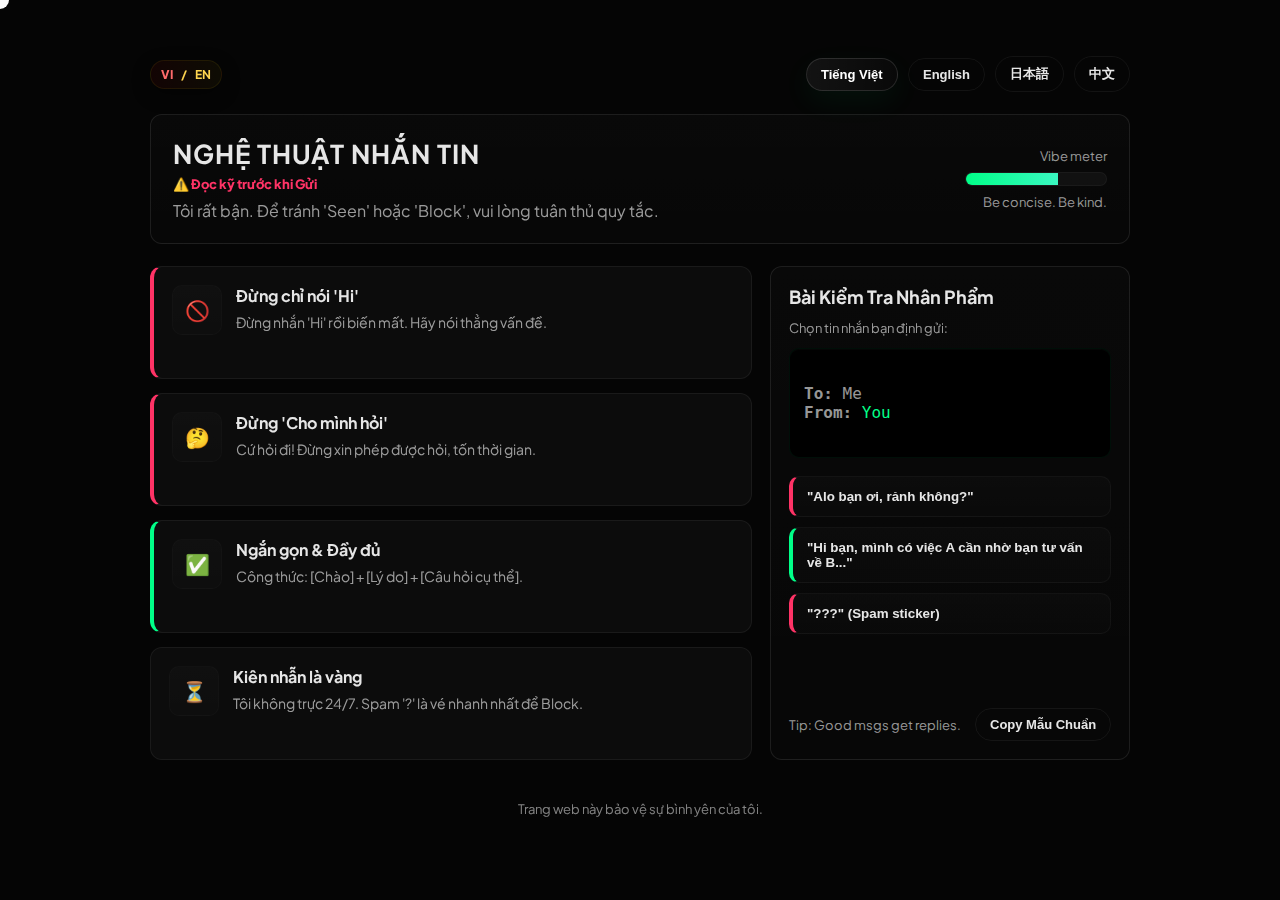
<file: readme.html>
<!doctypehtml><html lang=vi><meta charset=UTF-8><meta content="width=1200,initial-scale=0.35,maximum-scale=0.35,user-scalable=no"name=viewport><title>vxr4/rs</title><link href="https://fonts.googleapis.com/css2?family=Plus+Jakarta+Sans:wght@300;400;600;800&display=swap"rel=stylesheet><meta content=#050505 name=theme-color><style>:root{--bg:#050505;--panel:rgba(255,255,255,.03);--panel-strong:rgba(15,15,15,.95);--text:#e6e6e6;--muted:rgba(255,255,255,.6);--accent:#00ff88;--danger:#ff3366;--card-bg:#0f0f13;--glass-border:rgba(255,255,255,.06);--glass-border-strong:rgba(255,255,255,.09);--radius:12px}body,html{height:100%;margin:0;padding:0;background:var(--bg);color:var(--text);font-family:'Plus Jakarta Sans',sans-serif;-webkit-font-smoothing:antialiased;min-width:1200px;overflow-x:auto}.tet-bg{position:fixed;inset:0;pointer-events:none;z-index:-20;background:radial-gradient(circle at 20% 30%,rgba(255,0,0,.06),transparent 40%),radial-gradient(circle at 80% 20%,rgba(255,215,0,.04),transparent 45%),radial-gradient(circle at 50% 80%,rgba(255,0,0,.03),transparent 50%);animation:G 8s ease-in-out infinite alternate}@keyframes G{from{filter:blur(30px) brightness(1)}to{filter:blur(60px) brightness(1.15)}}.wrap{max-width:980px;margin:28px auto;padding:28px;display:grid;gap:22px;grid-template-columns:1fr}.topbar{display:flex;align-items:center;justify-content:space-between;gap:12px}.tet-badge{display:inline-flex;align-items:center;gap:8px;padding:6px 10px;border-radius:999px;font-weight:700;font-size:12px;background:linear-gradient(90deg,rgba(255,0,0,.06),rgba(255,215,0,.04));border:1px solid rgba(255,215,0,.08);color:#ffd54f;backdrop-filter:blur(6px);box-shadow:0 6px 18px rgba(0,0,0,.4)}.tet-vi{color:#ff6b6b;font-weight:800}.lang-switch{display:flex;align-items:center;gap:10px}.lang-btn{background:0 0;border:1px solid var(--glass-border);color:var(--text);padding:8px 14px;cursor:pointer;border-radius:999px;font-weight:600;font-size:13px;transition:all .22s cubic-bezier(.2,.9,.25,1);backdrop-filter:blur(6px)}.lang-btn:hover{transform:translateY(-3px);border-color:var(--accent)}.lang-btn.active{background:linear-gradient(90deg,rgba(255,255,255,.06),rgba(255,255,255,.02));border:1px solid rgba(255,255,255,.12);color:#fff;box-shadow:0 10px 30px rgba(0,255,136,.06)}header.hero{padding:22px;border-radius:var(--radius);background:linear-gradient(180deg,rgba(255,255,255,.02),rgba(255,255,255,.01));border:1px solid var(--glass-border-strong);display:flex;gap:18px;align-items:center}.hero-left{flex:1}h1{margin:0 0 6px 0;font-size:26px;letter-spacing:1px;text-transform:uppercase}.subtitle{color:var(--danger);font-weight:800;font-size:13px;margin:0}p.lead{margin:8px 0 0 0;color:var(--muted)}.main-grid{display:grid;gap:18px;grid-template-columns:1fr 360px}.rules{display:grid;gap:14px}.rule-card{padding:18px;border-radius:12px;background:var(--panel);border:1px solid var(--glass-border);display:flex;gap:14px;align-items:flex-start;transition:transform .18s ease,box-shadow .18s ease}.rule-card:hover{transform:translateY(-6px);box-shadow:0 8px 30px rgba(0,0,0,.6)}.icon{min-width:48px;height:48px;border-radius:10px;display:flex;align-items:center;justify-content:center;font-size:20px;background:linear-gradient(180deg,rgba(255,255,255,.02),rgba(255,255,255,.01));border:1px solid rgba(255,255,255,.02)}.rule-card.bad{border-left:4px solid var(--danger)}.rule-card.good{border-left:4px solid var(--accent)}.rule-body h3{margin:0 0 6px 0;font-size:16px}.rule-body p{margin:0;color:var(--muted);font-size:14px;line-height:1.45}.simulator{padding:18px;border-radius:12px;background:linear-gradient(180deg,rgba(255,255,255,.02),rgba(255,255,255,.01));border:1px solid var(--glass-border-strong);display:flex;flex-direction:column;gap:12px;align-items:stretch}.simulator h2{margin:0;font-size:18px}.simulator p{margin:0;color:var(--muted)}.chat-box{background:#000;padding:14px;border-radius:10px;font-family:ui-monospace,SFMono-Regular,Menlo,Monaco,monospace;color:var(--accent);min-height:80px;border:1px solid rgba(0,255,136,.06);box-shadow:inset 0 1px 0 rgba(255,255,255,.02);display:flex;align-items:center}.options{display:flex;flex-direction:column;gap:10px;margin-top:6px}.option-btn{background:linear-gradient(180deg,rgba(255,255,255,.02),rgba(255,255,255,.01));color:var(--text);border:1px solid rgba(255,255,255,.04);padding:12px 14px;border-radius:10px;cursor:pointer;font-weight:700;text-align:left;transition:transform .12s ease,box-shadow .12s ease}.option-btn:hover{transform:translateY(-4px);box-shadow:0 10px 30px rgba(0,0,0,.55)}.option-btn.good{border-left:4px solid var(--accent)}.option-btn.bad{border-left:4px solid var(--danger)}#result-message{margin-top:8px;font-weight:800;min-height:36px;display:flex;align-items:center;gap:10px;font-size:15px}.success{color:var(--accent)}.fail{color:var(--danger)}.pop{transform-origin:center;animation:popIn .28s cubic-bezier(.2,.9,.2,1)}@keyframes popIn{from{transform:translateY(6px) scale(.98);opacity:0}to{transform:translateY(0) scale(1);opacity:1}}footer{color:var(--muted);font-size:13px;text-align:center;margin-top:6px;opacity:.85}.custom-cursor{width:18px;height:18px;background:#fff;border-radius:50%;position:fixed;pointer-events:none;z-index:9999;mix-blend-mode:difference;transform:translate(-50%,-50%);transition:transform .06s linear}.muted{color:var(--muted);font-size:13px}.small{font-size:13px;color:var(--muted)}.lang-text{display:inline-block;position:relative;transition:transform .36s cubic-bezier(.2,.9,.25,1),opacity .36s cubic-bezier(.2,.9,.25,1);will-change:transform,opacity}.fade-clone{position:absolute;left:0;top:0;width:100%;pointer-events:none;transform-origin:center;z-index:2;transition:transform .36s cubic-bezier(.2,.9,.25,1),opacity .36s cubic-bezier(.2,.9,.25,1)}.fade-out{transform:translateY(-6px);opacity:0}.fade-in{transform:translateY(6px);opacity:0}.fade-in.anim{transform:translateY(0);opacity:1}.lang-parent{position:relative;overflow:visible}.stagger-fade{opacity:0;transform:translateY(6px);transition:all .36s ease}.stagger-fade.in{opacity:1;transform:translateY(0)}</style><div class=tet-bg aria-hidden=true></div><div class=custom-cursor aria-hidden=true id=customCursor></div><main class=wrap role=main><div class=topbar><div class=tet-badge aria-hidden=true><span class=tet-vi>VI</span><span class=tet-sep>/</span><span class=tet-en>EN</span></div><div class=lang-switch aria-label="Language selector"role=tablist><button class="lang-btn active"onclick='S("vi",this)'role=tab aria-selected=true>Tiếng Việt</button> <button class=lang-btn onclick='S("en",this)'role=tab>English</button> <button class=lang-btn onclick='S("jp",this)'role=tab>日本語</button> <button class=lang-btn onclick='S("cn",this)'role=tab>中文</button></div></div><header aria-labelledby=title class="glass-high hero"><div class=hero-left><h1 id=title><span class=lang-text>Nghệ Thuật Nhắn Tin</span></h1><p id=subtitle class=subtitle><span class=lang-text>⚠️ Đọc kỹ trước khi nhấn nút Gửi (Send)</span><p id=intro class=lead><span class=lang-text>Tôi rất bận. Để tránh "Seen" hoặc "Block", hãy tuân thủ quy tắc.</span></div><div style=display:flex;flex-direction:column;gap:8px;align-items:flex-end><span class=small>Vibe meter</span><div style="width:140px;height:12px;border-radius:999px;background:rgba(255,255,255,.04);overflow:hidden;border:1px solid rgba(255,255,255,.04)"><div style=height:100%;width:66%;background:linear-gradient(90deg,#0f8,#3af7c1) id=vibeBar></div></div><span class=muted>Be concise. Be kind.</span></div></header><section class=main-grid><div class=rules aria-label="Rules"><div class="bad rule-card"><div class=icon>🚫</div><div class=rule-body><h3 id=rule1-title><span class=lang-text>Đừng chỉ nói "Hi"</span></h3><p id=rule1-desc><span class=lang-text>Đừng nhắn "Hi" rồi biến mất. Hãy nói thẳng vấn đề.</span></div></div><div class="bad rule-card"><div class=icon>🤔</div><div class=rule-body><h3 id=rule2-title><span class=lang-text>Đừng "Cho mình hỏi"</span></h3><p id=rule2-desc><span class=lang-text>Câu trả lời là KHÔNG nếu bạn không hỏi luôn câu hỏi đó.</span></div></div><div class="rule-card good"><div class=icon>✅</div><div class=rule-body><h3 id=rule3-title><span class=lang-text>Ngắn gọn & Đầy đủ</span></h3><p id=rule3-desc><span class=lang-text>Công thức: [Chào] + [Bạn là ai] + [Vấn đề] + [Mong muốn].</span></div></div><div class=rule-card><div class=icon>⏳</div><div class=rule-body><h3 id=rule4-title><span class=lang-text>Kiên nhẫn là vàng</span></h3><p id=rule4-desc><span class=lang-text>Tôi không trực 24/7. Đừng spam dấu chấm hỏi (?).</span></div></div></div><aside aria-labelledby=sim-title class=simulator><h2 id=sim-title><span class=lang-text>Bài Kiểm Tra Nhân Phẩm</span></h2><p id=sim-desc class=small><span class=lang-text>Chọn tin nhắn:</span><div class=chat-box id=chatBox aria-live=polite><div style=width:100%><strong style=color:var(--muted);font-weight:700>To:</strong> <span style=color:var(--muted)>Me</span><br><strong style=color:var(--muted);font-weight:700>From:</strong> <span style=color:var(--accent) id=fromPreview>You</span></div></div><div class=options role=list><button class="bad option-btn"onclick=C(!1) role=listitem id=opt-bad><span class=lang-text></span></button> <button class="option-btn good"onclick=C(!0) role=listitem id=opt-good><span class=lang-text></span></button> <button class="bad option-btn"onclick=C(!1) role=listitem id=opt-ugly><span class=lang-text></span></button></div><div id=result-message aria-atomic=true></div><div style=display:flex;justify-content:space-between;align-items:center;margin-top:6px><span class=small>Tip: Good msgs get replies.</span> <button class=lang-btn onclick=CP()><span class=lang-text>Copy Template</span></button></div></aside></section><footer><p id=footer-text><span class=lang-text>Bảo vệ sự bình yên của tôi.</span></footer></main><script>var L="vi",d=document,I=i=>d.getElementById(i),q=s=>d.querySelector(s),qa=s=>d.querySelectorAll(s),T={vi:{t:"Nghệ Thuật Nhắn Tin",st:"⚠️ Đọc kỹ trước khi Gửi",i:"Tôi rất bận. Để tránh 'Seen' hoặc 'Block', vui lòng tuân thủ quy tắc.",r1t:"Đừng chỉ nói 'Hi'",r1d:"Đừng nhắn 'Hi' rồi biến mất. Hãy nói thẳng vấn đề.",r2t:"Đừng 'Cho mình hỏi'",r2d:"Cứ hỏi đi! Đừng xin phép được hỏi, tốn thời gian.",r3t:"Ngắn gọn & Đầy đủ",r3d:"Công thức: [Chào] + [Lý do] + [Câu hỏi cụ thể].",r4t:"Kiên nhẫn là vàng",r4d:"Tôi không trực 24/7. Spam '?' là vé nhanh nhất để Block.",smT:"Bài Kiểm Tra Nhân Phẩm",smD:"Chọn tin nhắn bạn định gửi:",ob:"\"Alo bạn ơi, rảnh không?\"",og:"\"Hi bạn, mình có việc A cần nhờ bạn tư vấn về B...\"",ou:"\"???\" (Spam sticker)",rs:"✅ Tuyệt vời! Bạn có thể nhắn tin.",rf:"❌ BLOCK NGAY! Đọc lại quy tắc.",ft:"Trang web này bảo vệ sự bình yên của tôi.",cp:"Copy Mẫu Chuẩn"},en:{t:"The Art of the DM",st:"⚠️ Read carefully before Sending",i:"I'm busy (or lazy). To avoid 'Seen' or 'Blocked', follow these rules.",r1t:"No Naked 'Hi's'",r1d:"State your purpose immediately. I'm not an NPC.",r2t:"Don't 'Ask to Ask'",r2d:"Just ask the question! Asking to ask wastes time.",r3t:"Be Direct & Contextual",r3d:"Formula: [Hi] + [Who you are] + [Question].",r4t:"Patience is Key",r4d:"I'm not a bot. Spamming '?' = Block.",smT:"The Vibe Check",smD:"Choose your message:",ob:"\"Hey bro, u there?\"",og:"\"Hi, saw your post on X, have a Q about Y...\"",ou:"\"???\" (Sticker spam)",rs:"✅ Perfect! You may DM.",rf:"❌ INSTANT BLOCK! Read rules.",ft:"Preserving my mental peace.",cp:"Copy Good Template"},jp:{t:"DMの作法",st:"⚠️ 送信前によく読んで",i:"忙しいです。無視やブロックを避けるためルールを守って。",r1t:"「こんにちは」だけはNG",r1d:"挨拶だけで待たないで。用件を直球で。",r2t:"質問の許可を求めない",r2d:"「質問していい？」と聞かず直接質問して。",r3t:"簡潔かつ具体的に",r3d:"公式：[挨拶]+[自己紹介]+[用件]。",r4t:"忍耐は金",r4d:"24時間対応じゃない。「？」連打は即ブロック。",smT:"常識チェック",smD:"送るメッセージを選択：",ob:"「ねぇ、今暇？」",og:"「こんにちは、〇〇の件で相談が...」",ou:"「？？？」(スタンプ連打)",rs:"✅ 合格！DMどうぞ。",rf:"❌ 即ブロック！ルール読んで。",ft:"心の平穏を守るサイト。",cp:"Copy Template"},cn:{t:"私信礼仪",st:"⚠️ 发送前请阅读",i:"我很忙。避免被拉黑，请遵守规则。",r1t:"别只发“在吗”",r1d:"别只发“你好”就等回复。直接说事。",r2t:"别问“能不能问”",r2d:"直接问！别浪费时间申请提问权。",r3t:"简洁明了",r3d:"公式：[问候]+[你是谁]+[具体问题]。",r4t:"请耐心",r4d:"我不是客服。连发“？”=拉黑。",smT:"情商测试",smD:"选择消息：",ob:"“在吗？有空吗？”",og:"“你好，看了关于X的文章，想请教Y...”",ou:"“？？？”（表情包轰炸）",rs:"✅ 完美！可以发了。",rf:"❌ 拉黑！重读规则。",ft:"维护心理健康。",cp:"Copy Template"}};
function W(s){qa(s).forEach(e=>{if(!e.querySelector(".lang-text")){var n=d.createElement("span");n.className="lang-text",n.innerHTML=e.innerHTML,e.innerHTML="",e.appendChild(n),e.classList.add("lang-parent")}})}W(["#title","#subtitle","#intro","#rule1-title","#rule1-desc","#rule2-title","#rule2-desc","#rule3-title","#rule3-desc","#rule4-title","#rule4-desc","#sim-title","#sim-desc","#opt-bad","#opt-good","#opt-ugly","#footer-text","#result-message",".lang-btn"]);
function X(e,n){if(e){var s=e.querySelector(".lang-text")||e,c=s.cloneNode(!0);c.className="lang-text fade-clone fade-out",c.style.zIndex=3,s.parentElement.appendChild(c),s.classList.remove("fade-in","anim"),s.classList.add("fade-in"),s.innerHTML=n,requestAnimationFrame(()=>s.classList.add("anim")),setTimeout(()=>c.remove(),410)}}
function S(l,b){L=T[l]?l:"vi";var t=T[L],k=[["title",t.t],["subtitle",t.st],["intro",t.i],["sim-title",t.smT],["sim-desc",t.smD],["footer-text",t.ft],["opt-bad",t.ob],["opt-good",t.og],["opt-ugly",t.ou],["rule1-title",t.r1t],["rule1-desc",t.r1d],["rule2-title",t.r2t],["rule2-desc",t.r2d],["rule3-title",t.r3t],["rule3-desc",t.r3d],["rule4-title",t.r4t],["rule4-desc",t.r4d]];k.forEach((x,i)=>setTimeout(()=>X(I(x[0]),x[1]),i*15));var cB=Array.from(qa(".simulator .lang-btn")).find(x=>x.onclick);if(cB)X(cB,t.cp);I("result-message").innerText="",qa(".lang-btn").forEach(x=>x.classList.remove("active")),b?b.classList.add("active"):qa(".lang-btn")[0].classList.add("active")}
function C(g){var r=I("result-message"),t=T[L],b=I("vibeBar"),w=parseInt(b.style.width);r.className=g?"success pop":"fail pop shake-error",r.innerText=g?t.rs:t.rf,b.style.width=(g?Math.min(100,Math.max(6,w+15)):Math.max(6,Math.min(100,w-20)))+"%",I("fromPreview").innerText=g?"Polite DM ✔":"Spam DM ✖"}
function CP(){var m={vi:"Hi [Tên], mình là [Tên bạn]. Mình thấy bài [X] hay quá, muốn hỏi [Y]. Tks!",en:"Hi [Name], saw your post on [X]. Q regarding [Y]. Thanks!",jp:"[名前]です。[X]の記事を見ました。[Y]について質問です。",cn:"我是[名]，看了[X]文章，想问[Y]，谢谢！"};navigator.clipboard.writeText(m[L]).then(()=>{var r=I("result-message");r.innerText="✅ Copied!",r.className="success pop"})}
window.matchMedia("(hover:hover)").matches&&d.addEventListener("mousemove",e=>I("customCursor").style.transform=`translate(${e.clientX}px,${e.clientY}px)`);S("vi",q(".lang-btn.active"));</script></html>
</file>
